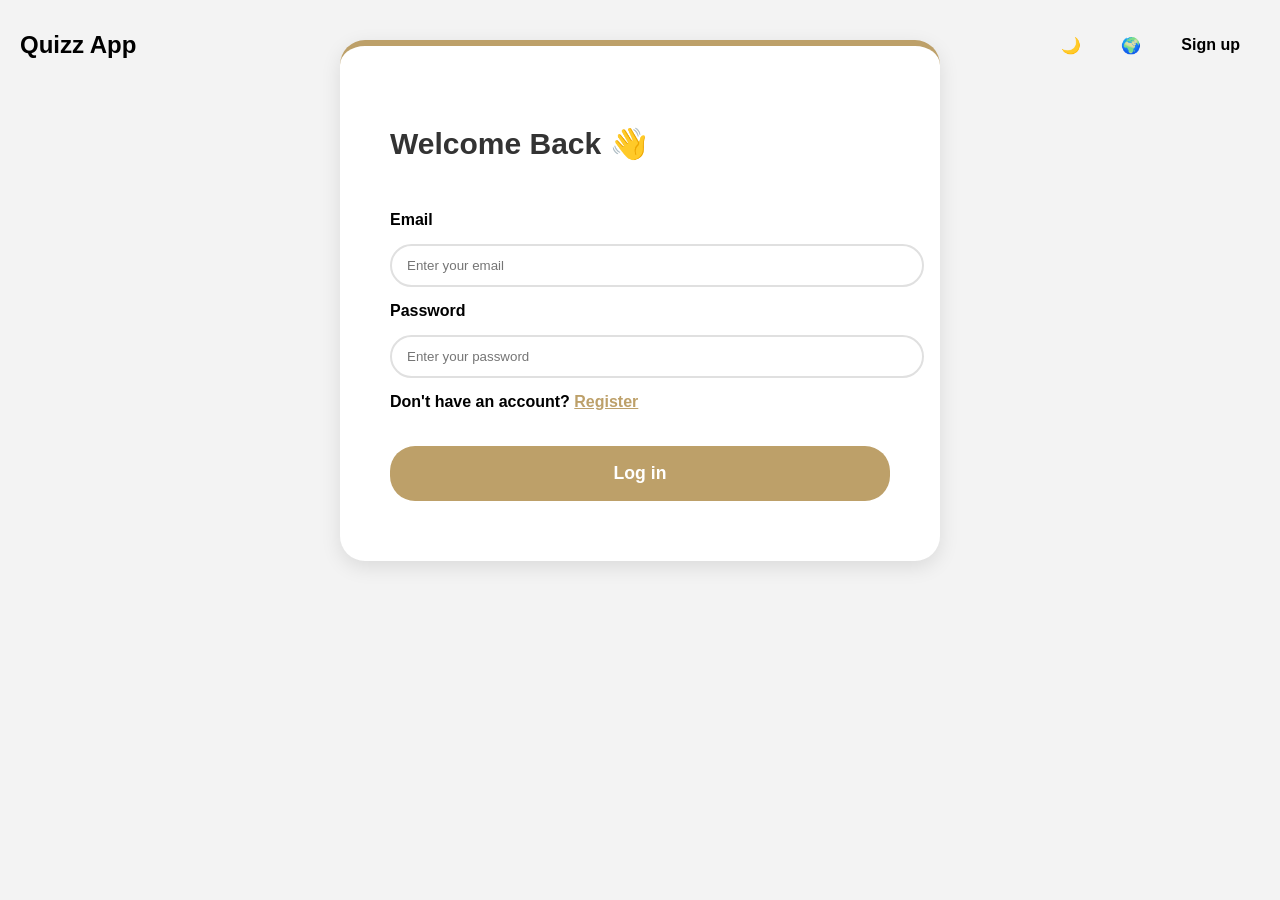
<file: index.html>
<!DOCTYPE html>
<html lang="en">
<head>
    <meta charset="UTF-8">
    <meta name="viewport" content="width=device-width, initial-scale=1.0">
    <title>Sign In</title>
    <link rel="stylesheet" href="sign-in.css">
</head>
<body>

    <!-- added div  -->
<div class="container">
    <div class="signin-Form">
         <h1 id="title">Welcome Back 👋</h1>
        <form method="GET" onsubmit="return validateLogin(event)">
       
        <label><span id="emaill">email</span> <input type="email" id="email" name="email" placeholder="Enter your email" ></label>
        <label><span id="passwordd">Password</span> <input type="password" id="password" name="password" placeholder="Enter your password"></label>
        
        <!-- Feat/added link to signup page -->
       <span id="no-account">Don't have an account?</span> <a id="link-register" href="register.html">Register</a>  

        <button type="submit" id="log-in">Log in</button>


    </form>
    </div>
</div>

    <script src="valSignin.js"></script>
    <script src="login-translation.js"></script>
        <script src="navbar.js"></script>
</body>
</html>
</file>
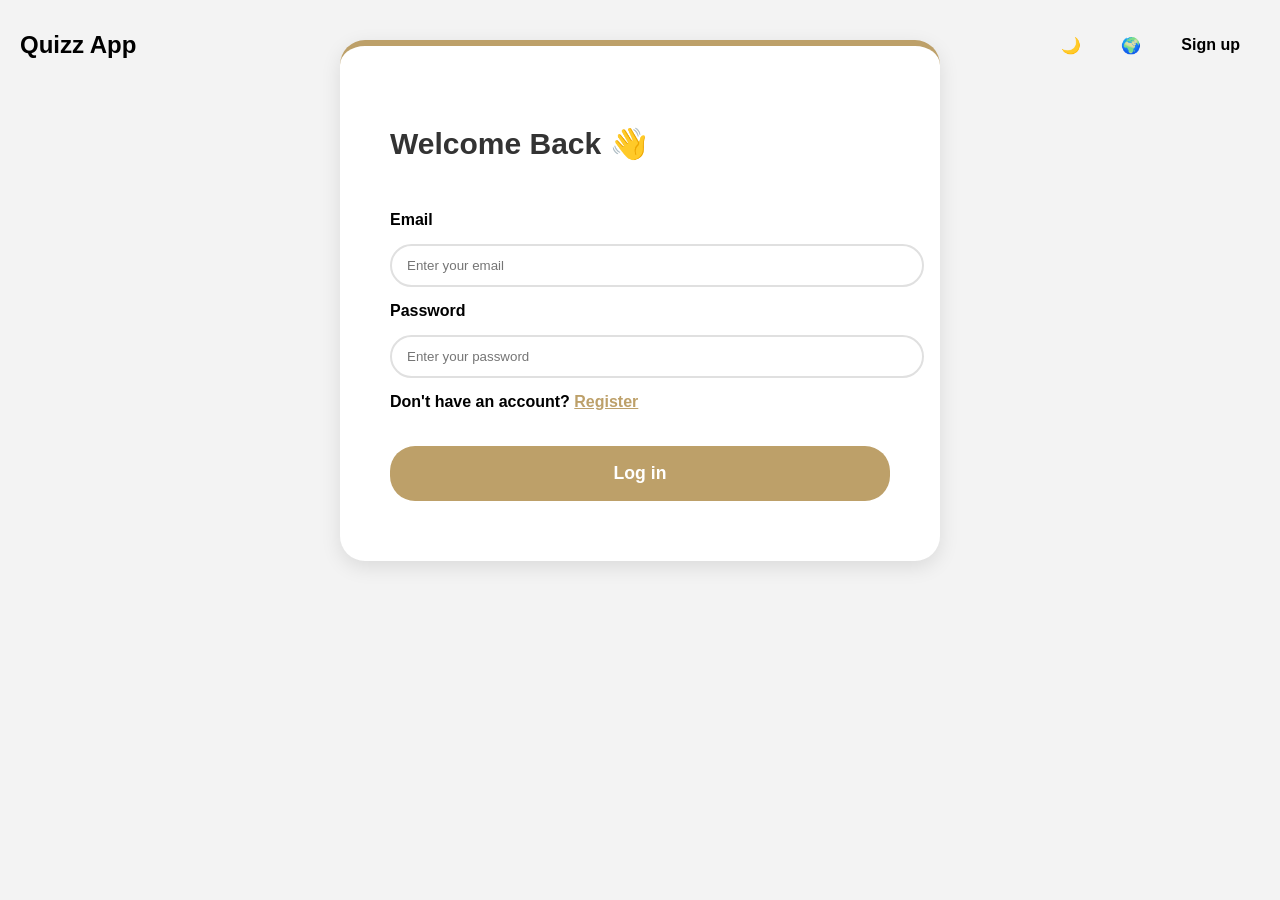
<file: home-page.html>
<!DOCTYPE html>
<html lang="en">
<head>
    <meta charset="UTF-8">
    <meta name="viewport" content="width=device-width, initial-scale=1.0">
    <title>Quizz App</title>
    <link rel="stylesheet" href="home-page.css">
</head>
<body>
   
    <div class="container">
        <h1 id="title">Welcome to the Quiz 🎯</h1>
        <p id="desc">Take your exams easily and track your performance.</p>
        <button id="btn" class="start-btn" onclick="window.location.href='landing-page.html'">Get Started</button>
    </div>

   

    <script src="navbar.js"></script>
    <script src="home-page.js"></script>

</body>
</html>
</file>
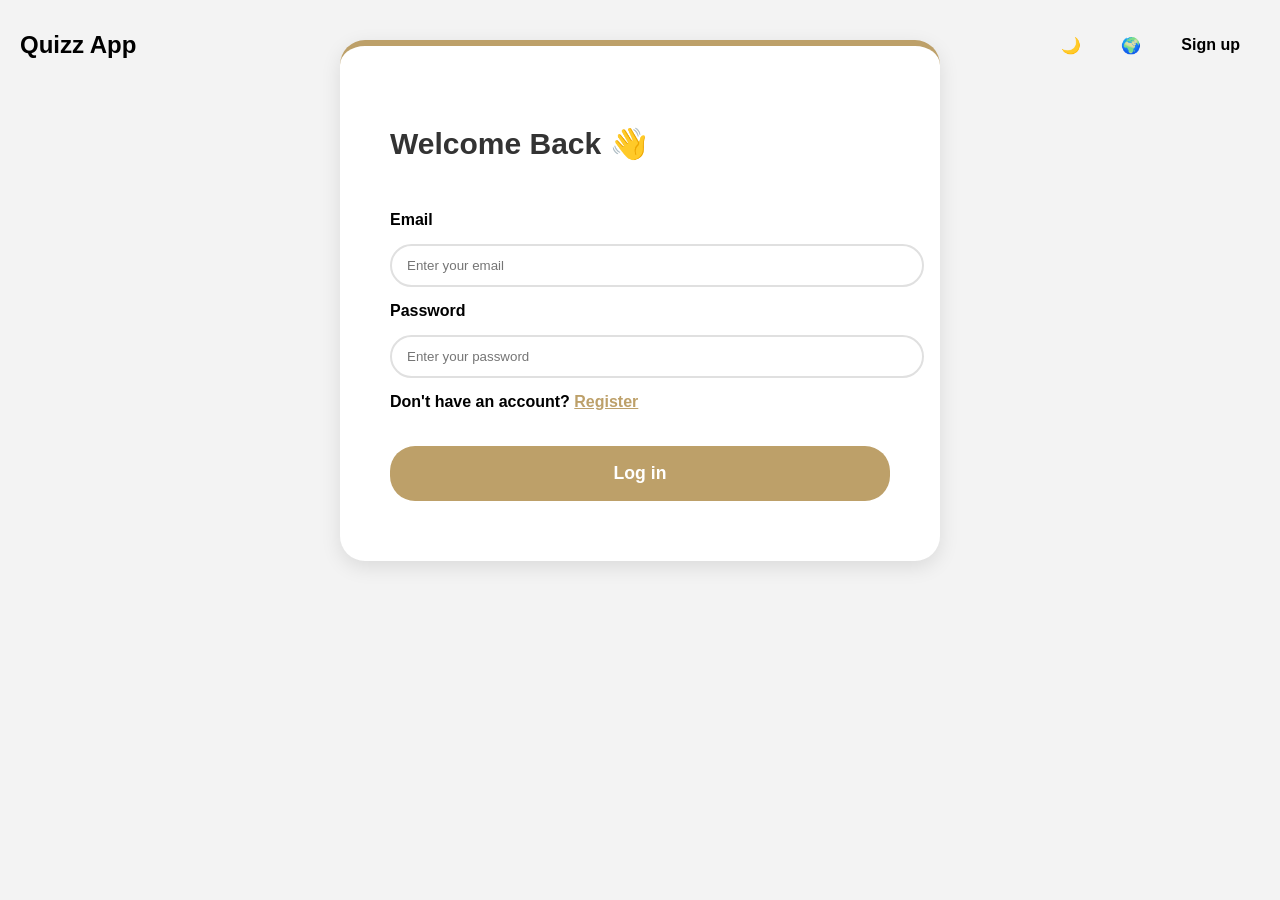
<file: landing-page.html>
<!DOCTYPE html>
<html lang="en">
<head>
    <meta charset="UTF-8">
    <meta name="viewport" content="width=device-width, initial-scale=1.0">
    <title>Quizz App</title>
    <link rel="stylesheet" href="landing-page.css">
    <!-- <link rel="stylesheet" href="navbar.css"> -->
</head>
<body>
    <div class="timer">
        <div id="time" class="timebox">
                240s
        </div>
    </div>
    <div class="main-section">
        <div class="question-display">
            <p id="question" class="question">What is the capital of France?</p>
            <div id="answers" class="answers">
                <!-- <button class="answer">Berlin</button>
                <button class="answer">Madrid</button>
                <button class="answer">Paris</button>
                <button class="answer">Rome</button> -->
            </div>
            <div class="btns">
                
                <div id="question-nav" class="question-nav">
                    <!-- <button id="previous" class="nav-button">Previous</button>
                    <p id="question-number" class="question-number">1</p>
                    <button id="next" class="nav-button">Next</button> -->
                </div>
                <div id="mark-btn" class="mark-btn">

                    <!-- <button id="mark" class="mark-button">Mark</button> -->
                </div>
            </div>
        </div>
        <div class="mark-list">
            <ul id="marked-questions">

                <!-- <li class="marked-question">
                    question 1
                </li> -->

            </ul>
        </div>
    </div>
    <div class="submit-section">
        <button id="submit" class="submit-button">Submit</button>
    </div>
    <div class="display-message hidden" id="message-box">
        <div id="message-card" class="message-card lose-card" >
            <h2 id="status">You Lost!</h2>
            <p id="message">Better luck next time.</p>
            <button id="play-again" class="play-again-btn">Play Again</button>
        </div>
    </div>

    <!-- <nav class="nav">
        <div class="title">Quizz App</div>
        <div class="utilites">
            <button id="dark-mode-toggle" class="dark-mode-toggle">🌙</button>
            <button id="signin-button" class="navbar-button">Sign in</button>
            <button id="regester-button" class="navbar-button">sign up</button>
            <button id="logout-button" class="navbar-button">Log out</button>
        </div>
        
    </nav> -->
    <script src="landing-page.js"></script>
    <script src="navbar.js"></script>
</body>
</html>
</file>
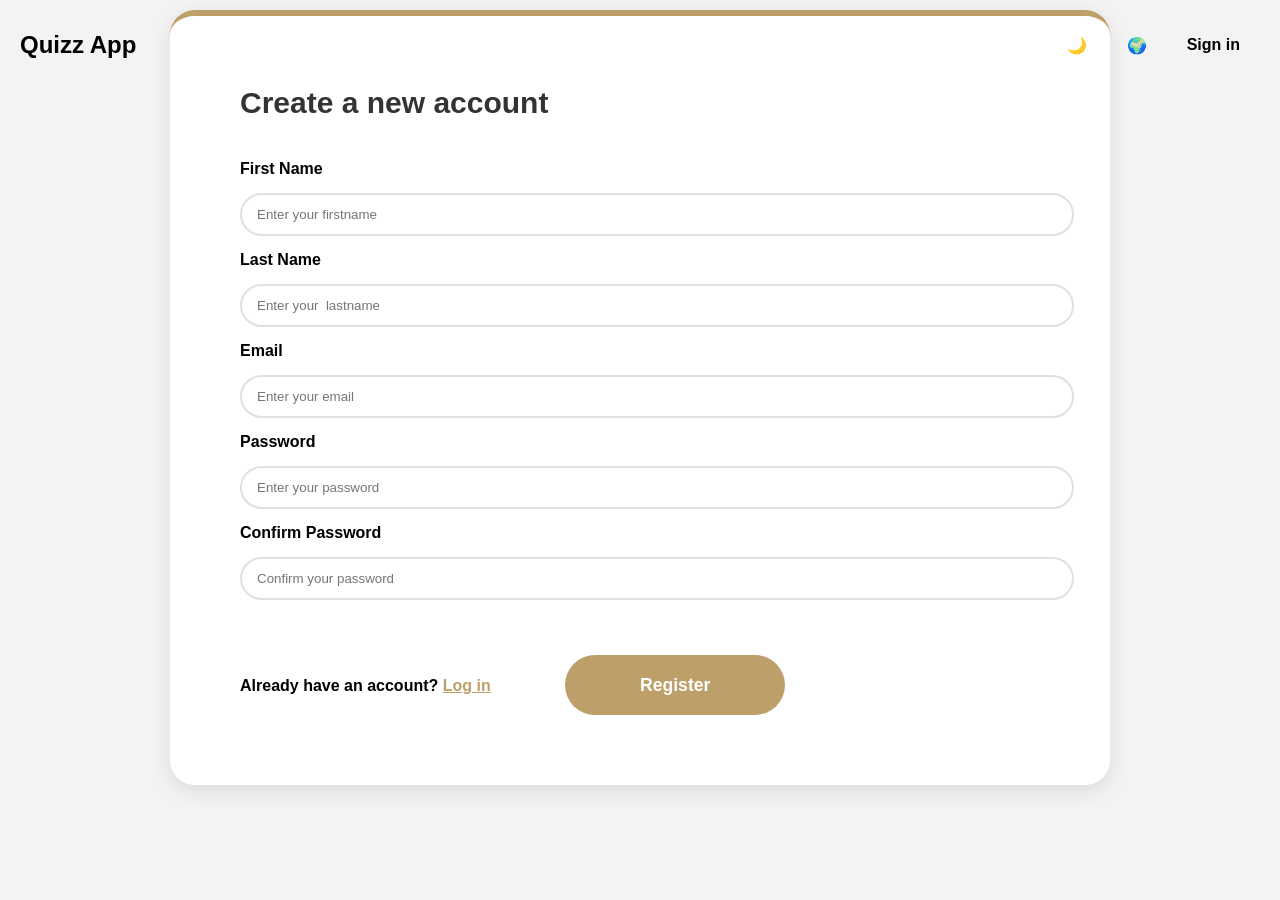
<file: register.html>
<!DOCTYPE html>
<html lang="en">
<head>
    <meta charset="UTF-8">
    <meta name="viewport" content="width=device-width, initial-scale=1.0">
    <title>Registration</title>
    <link rel="stylesheet" href="reg.css">
</head>
<body>
 <div class="container">
        <h1 id="title">Create a new account </h1>
   
    <div class="regForm"> 
        <form id="regForm" method="GET" onsubmit="return validateForm(event)" >

        <label><span id="label-fname">First name</span> <input type="text" id="fname" name="firstname" placeholder="Enter your firstname"></label>
        <label ><span id="label-lname">Last name</span> <input type="text" id="lname" name="lastname" placeholder="Enter your  lastname"></label>
        <label ><span id="label-email">Email</span> <input type="email" id="email" name="email" placeholder="Enter your email"></label>
        <label ><span id="label-password">password</span> <input type="password" id="password" name="password" placeholder="Enter your password"></label>
        <label ><span id="label-confirm">Confirm-Password</span> <input type="password" id="confirm" name="password" placeholder="Confirm your password"></label>

        <span id="already-account">Already have an account? </span><a id="login-link" href="index.html">Log in</a>

        <button type="submit" id="regButton">Create Account</button>


    </form>
    </div>
 </div>

    
    <script src="valForm.js"></script>
    <script src="register-translation.js"></script>
        <script src="navbar.js"></script>
</body>
</html>
</file>
<file: sign-in.css>
body {
  background-color: #f3f3f3; 
  font-family: Arial, Helvetica, sans-serif;
  margin: 0;
  padding: 0;
}

.container {
  background-color: #ffffff; 
  width: 500px;
  margin: 40px auto 0;
  padding: 60px 50px;
  border-radius: 25px;
  font-weight: bold;
  border-top: 6px solid #bda069; 
  box-shadow: 0 6px 20px rgba(0, 0, 0, 0.1);
}

.signin-Form h1 {
  color: #333;
  font-size: 30px;
  margin-bottom:50px;
}

input {
  display: block;
  padding: 12px 15px;
  margin: 15px 0;
  width: 100%;
  font-weight: 500;
  border: 2px solid #e0e0e0;
  border-radius: 25px;
  transition: 0.3s ease-in-out;
}

input:focus {
  outline: none;
  border: 2px solid #bda069;
  box-shadow: 0 0 6px rgba(189, 160, 105, 0.4);
}

button {
  width: 100%;
  height: 55px;
  margin-top: 35px;
  background: #bda069; 
  border: none;
  border-radius: 25px;
  cursor: pointer;
  font-size: 1.1rem;
  font-weight: bold;
  color: #fff;
}

button:hover {
  background-color: #a78b5e;
  transform: translateY(-2px);
}
a:link, a:visited {
  color: #bda069;

}

/* dark mode */
.dark .container {
  background-color: #1e1e1e; 
  border-top: 6px solid #bda069; 
  box-shadow: 0 6px 20px rgba(130, 130, 130, 0.1);
}

.dark .container h1 {
  color: #e0e0e0;
}
.dark input {
  background-color: #2c2c2c;
  color: #e0e0e0;
  border: 2px solid #444;
}
/* input::placeholder {
  color: #d61e1e;
} */
</file>
<file: home-page.css>
body {
  margin: 0;
  padding: 0;
  font-family: 'Segoe UI', Arial, sans-serif;
  background-color: #f3f3f3;
  display: flex;
  justify-content: center;
  align-items: center;
  height: 100vh;
}

.container {
  text-align: center;
}

.container h1 {
  margin-bottom: 10px;
  font-size: 2rem;
  color: #333;
}

.container p {
  color: #666;
  font-size: 1rem;
  margin-bottom: 40px;
}

.start-btn {
  background-color: #bda069;
  color: #fff;
  border: none;
  padding: 15px 50px;
  font-size: 1.1rem;
  font-weight: 600;
  border-radius: 30px;
  cursor: pointer;
}

.start-btn:hover {
  background-color: #a78b5e;
  transform: translateY(-2px);
}

/* dark mode */

.dark .container h1 {
  color: #e0e0e0;
}
</file>
<file: landing-page.css>
* {
  margin: 0;
  padding: 0;
  box-sizing: border-box;
  font-family: Arial, Helvetica, sans-serif;
  color: #333;
}

body {
  background-color: #f3f3f3;
}

.timer {
  width: 100%;
  height: 10vh;
  display: flex;
  justify-content: center;
  align-items: center;
  background-color: #fff;
  border-bottom: 4px solid #bda069;
  box-shadow: 0 4px 15px rgba(0, 0, 0, 0.05);
}

.timebox {
  width: 180px;
  padding: 10px;
  text-align: center;
  font-size: 1.4rem;
  font-weight: bold;
  background-color: #fff;
  border: 2px solid #bda069;
  border-radius: 25px;
}

.main-section {
  display: flex;
  width: 100%;
  height: 80vh;
}

.question-display {
  flex: 3;
  background-color: #ffffff;
  padding: 40px;
  border-radius: 25px;
  box-shadow: 0 6px 20px rgba(0, 0, 0, 0.1);
  margin: 30px;
  display: flex;
  flex-direction: column;
  justify-content: space-between;
}

.question {
  font-size: 1.5rem;
  font-weight: bold;
  margin-bottom: 30px;
  text-align: center;
}

.answers {
  width: 80%;
  margin: 0 auto;
  display: flex;
  flex-direction: column;
  gap: 15px;
}

.answer {
  padding: 12px;
  border: 2px solid #e0e0e0;
  border-radius: 25px;
  background-color: #fff;
  cursor: pointer;
  transition: 0.3s ease-in-out;
  font-weight: 500;
}

.answer:hover {
  border-color: #bda069;
  background-color: #f9f5ee;
  transform: translateY(-2px);
}

.answer.selected {
  border-color: #bda069;
  background-color: #bda069;
  color: #fff;
}

.btns {
  display: flex;
  justify-content: space-between;
  width: 80%;
  margin: 20px auto 0;
}

.nav-button, .mark-button {
  background-color: #bda069;
  border: none;
  border-radius: 25px;
  padding: 12px 20px;
  font-size: 1rem;
  color: #fff;
  cursor: pointer;
  font-weight: bold;
  transition: 0.3s ease-in-out;
}

.nav-button:hover,
.mark-button:hover {
  background-color: #a78b5e;
  transform: translateY(-2px);
}

.mark-list {
  flex: 1;
  background-color: #ffffff;
  border-inline-start: 4px solid #bda069;
  border-start-start-radius:25px ;
  border-end-start-radius:25px ;
  margin: 30px 30px 30px 0;
  margin-inline-end: 0;
  padding: 20px;
  box-shadow: -4px 6px 20px rgba(0, 0, 0, 0.05);
  overflow-y: auto;
}

.marked-question {
  width: 100%;
  padding: 10px;
  margin-bottom: 10px;
  text-align: center;
  font-weight: bold;
  border: 2px solid #bda069;
  border-radius: 25px;
  background-color: #f9f5ee;
  cursor: pointer;
  transition: 0.3s ease-in-out;
}

.marked-question:hover {
  background-color: #bda069;
  color: #fff;
}

.submit-section {
  height: 10vh;
  display: flex;
  justify-content: center;
  align-items: center;
  background-color: #fff;
  border-top: 4px solid #bda069;
  box-shadow: 0 -4px 15px rgba(0, 0, 0, 0.05);
}

.submit-button {
  width: 60%;
  padding: 12px;
  border: none;
  border-radius: 25px;
  background-color: #bda069;
  color: #fff;
  font-size: 1.1rem;
  font-weight: bold;
  cursor: pointer;
  transition: 0.3s ease-in-out;
}

.submit-button:hover {
  background-color: #a78b5e;
  transform: translateY(-2px);
}

.display-message {
  position: fixed;
  inset: 0;
  background-color: rgba(0, 0, 0, 0.5);
  display: flex;
  justify-content: center;
  align-items: center;
  z-index: 20000;
}

.hidden {
  visibility: hidden;
}

.message-card {
  width: 50%;
  height: 50vh;
  padding: 40px;
  border-radius: 25px;
  text-align: center;
  display: flex;
  flex-direction: column;
  justify-content: space-evenly;
  align-items: center;
  color: #fff;
}

.win-card {
  background-color: #4CAF50;
  border: 2px solid #4CAF50;
}

.lose-card {
  background-color: #f44336;
  border: 2px solid #f44336;
}

.play-again-btn {
  padding: 12px 25px;
  border: none;
  border-radius: 25px;
  background-color: #fff;
  color: #444;
  font-size: 1rem;
  font-weight: bold;
  cursor: pointer;
  transition: 0.3s ease-in-out;
}

.play-again-btn:hover {
  background-color: #f3f3f3;
  transform: translateY(-2px);
}

.question-nav {
  display: flex;
  flex-wrap: wrap;
  gap: 5px;
  justify-content: center;
  align-items: center;
}

ul{
  list-style: none;
}

/* dark mode */


.dark .timer {
  background-color: #1e1e1e;
}

.dark .timebox {
  background-color: #2c2c2c;
  color: #e0e0e0;
}

.dark .question-display {
  background-color: #1e1e1e;
}
.dark .question {
  color: #e0e0e0;
}

.dark .answer {
  background-color: #2c2c2c;
  color: #e0e0e0;
  border: 2px solid #444;
}
.dark .answer:hover {
  background-color: #444;
}
.dark .answer.selected {
  background-color: #bda069;
  color: #fff;
}

.dark .mark-list {
  background-color: #1e1e1e;
}

.dark .marked-question {
  background-color: #2c2c2c;
  color: #e0e0e0;
  border: 2px solid #666;
}

.dark .marked-question:hover {
  background-color: #444;
}

.dark .submit-section {
  background-color: #1e1e1e;
}
.dark .message-card {
  background-color: #2c2c2c;
  border: 2px solid #444;
}
.dark #status{
  color: #e0e0e0;
}
.dark #message{
  color: #e0e0e0;
}
.dark .play-again-btn {
  background-color: #444;
  color: #e0e0e0;
}
.dark .play-again-btn:hover {
  background-color: #666;
}

.dark .win-card {
  border: 2px solid #4CAF50;
}

.dark .lose-card {
  border: 2px solid #f44336;
}

.dark *{
  color: #e0e0e0;
}
</file>
<file: navbar.css>
.nav{
    background-color: transparent;
    overflow: hidden;
    position: fixed;
    top: 0;
    width: 100%;
    z-index: 111;
    height: 10vh;
    display: flex;
    justify-content: space-between;
    align-items: center;
}

.utilites{
    display: flex;
    align-items: center;
    margin-right: 20px;
}

.navbar-button{
    background-color: transparent;
    width: auto;
    height: auto;
    margin: 0;
    border: none;
    color: black;
    padding: 14px 20px;
    text-align: center;
    text-decoration: none;
    font-size: 16px;
    cursor: pointer;
    border-radius: 25px;
    transition: background-color 0.3s, color 0.3s;
}
.navbar-button:hover,
.dark-mode-toggle:hover {
    background-color: #bda069;
    color: white;
}

.dark-mode-toggle,
.translateBtn{
    background-color: transparent;
    width: auto;
    height: auto;
    margin: 0;
    border: none;
    padding: 14px 20px;
    text-align: center;
    text-decoration: none;
    font-size: 16px;
    cursor: pointer;
    border-radius: 25px;
    transition: background-color 0.3s, color 0.3s;
}

.title{
    font-size: 24px;
    font-weight: bold;
    margin-left: 20px;
}

/* dark mode */
.dark{
    background-color: #121212;
    color: #e0e0e0;
}

.dark .navbar-button{
    color: #e0e0e0;
}

.dark .title{
    color: #e0e0e0;
}
</file>
<file: reg.css>
body {
  background-color: #f3f3f3; 
  font-family: Arial, Helvetica, sans-serif;
  margin: 0;
  padding: 0;
}

.container {
  background-color: #ffffff; 
  width: 800px;
  margin: 10px auto 0;
  padding: 70px;
  border-radius: 25px;
  font-weight: bold;
  box-shadow: 0 6px 20px rgba(0, 0, 0, 0.1);
  border-top: 6px solid #bda069; 
}

.container h1 {
  margin-top: 0;
  margin-bottom: 40px;
  color: #333;
  font-size:30px;
}


input {
  display: block;
  padding: 12px 15px;
  margin: 15px 0;
  width: 100%;
  font-weight: 500;
  border: 2px solid #e0e0e0;
  border-radius: 25px;
}

input:focus {
  outline: none;
  border: 2px solid #bda069;
  box-shadow: 0 0 6px rgba(189, 160, 105, 0.5);
}

button {
  width: 220px;
  height: 60px;
  margin-top: 40px;
  margin-left: 70px;
  background: #bda069;
  border: none;
  border-radius: 30px;
  cursor: pointer;
  font-size: 1.1rem;
  font-weight: bold;
  color: #fff;
}

button:hover {
  background-color: #a78b5e;
  transform: translateY(-2px);
}

a:link, a:visited {
  color: #bda069;

}

/* dark mode */
.dark .container {
  background-color: #1e1e1e; 
  border-top: 6px solid #bda069; 
  box-shadow: 0 6px 20px rgba(130, 130, 130, 0.1);
}

.dark .container h1 {
  color: #e0e0e0;
}
.dark input {
  background-color: #2c2c2c;
  color: #e0e0e0;
  border: 2px solid #444;
}
</file>
